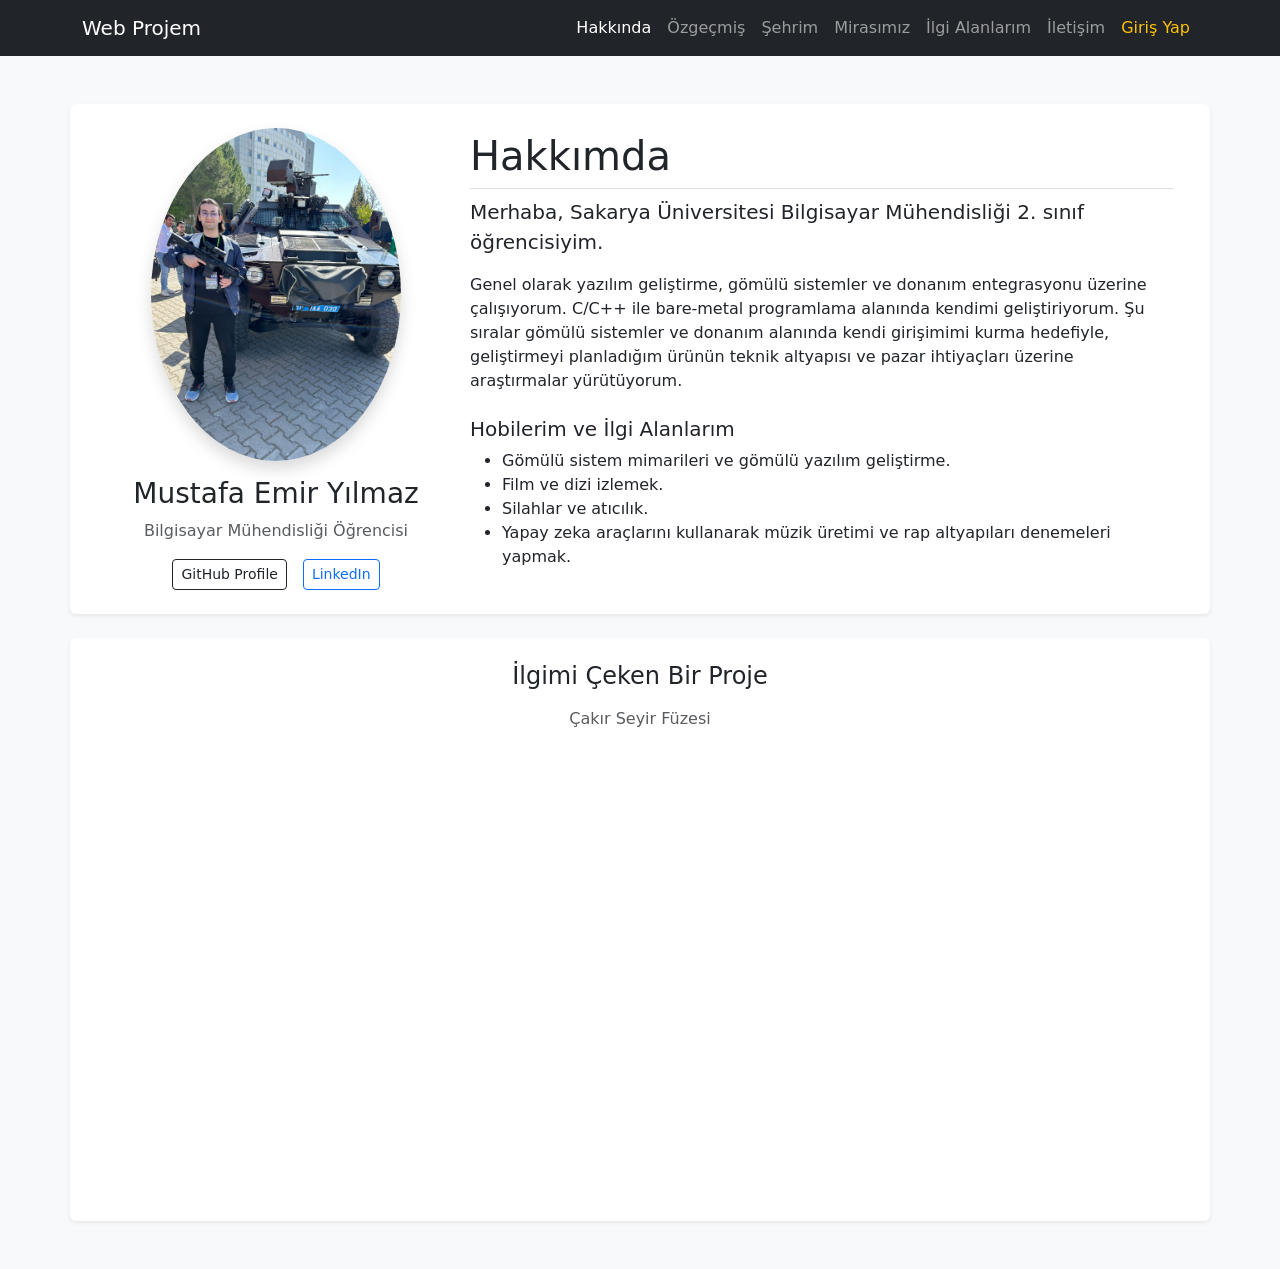
<file: index.html>
<!DOCTYPE html>
<html lang="tr">
<head>
    <meta charset="UTF-8">
    <meta name="viewport" content="width=device-width, initial-scale=1.0">
    <title>Ana Sayfa | Web Teknolojileri Projesi</title>
    <link href="https://cdn.jsdelivr.net/npm/bootstrap@5.3.3/dist/css/bootstrap.min.css" rel="stylesheet">
    <link rel="stylesheet" href="css/style.css">
</head>
<body class="bg-light">

    <nav class="navbar navbar-expand-lg navbar-dark bg-dark">
        <div class="container">
            <a class="navbar-brand" href="index.html">Web Projem</a>
            <button class="navbar-toggler" type="button" data-bs-toggle="collapse" data-bs-target="#navbarNav">
                <span class="navbar-toggler-icon"></span>
            </button>
            <div class="collapse navbar-collapse" id="navbarNav">
                <ul class="navbar-nav ms-auto">
                    <li class="nav-item"><a class="nav-link active" href="index.html">Hakkında</a></li>
                    <li class="nav-item"><a class="nav-link" href="cv.html">Özgeçmiş</a></li>
                    <li class="nav-item"><a class="nav-link" href="sehir.html">Şehrim</a></li>
                    <li class="nav-item"><a class="nav-link" href="miras.html">Mirasımız</a></li>
                    <li class="nav-item"><a class="nav-link" href="api.html">İlgi Alanlarım</a></li>
                    <li class="nav-item"><a class="nav-link" href="iletisim.html">İletişim</a></li>
                    <li class="nav-item"><a class="nav-link text-warning" href="login.html">Giriş Yap</a></li>
                </ul>
            </div>
        </div>
    </nav>

    <div class="container mt-5 mb-5">
        <div class="row align-items-center bg-white p-4 rounded shadow-sm">
            <div class="col-md-4 text-center mb-4 mb-md-0">
                <img src="images/profil.jpg" alt="Mustafa Profil" class="img-fluid rounded-circle shadow" style="max-width: 250px;">
                <h3 class="mt-3">Mustafa Emir Yılmaz</h3>
                <p class="text-muted">Bilgisayar Mühendisliği Öğrencisi</p>
                <div class="d-flex justify-content-center gap-3 mt-3">
                    <a href="https://github.com/MustafaEmirY" target="_blank" class="btn btn-outline-dark btn-sm">GitHub Profile</a>
                    <a href="https://www.linkedin.com/in/mustafa-emir-yılmaz-8128b7320" target="_blank" class="btn btn-outline-primary btn-sm">LinkedIn</a>
                </div>
            </div>

            <div class="col-md-8">
                <h1 class="border-bottom pb-2">Hakkımda</h1>
                <p class="lead">Merhaba, Sakarya Üniversitesi Bilgisayar Mühendisliği 2. sınıf öğrencisiyim.</p>
                <p>
                    Genel olarak yazılım geliştirme, gömülü sistemler ve donanım entegrasyonu üzerine çalışıyorum. 
                    C/C++ ile bare-metal programlama alanında kendimi geliştiriyorum. 
                    Şu sıralar gömülü sistemler ve donanım alanında kendi girişimimi kurma hedefiyle, geliştirmeyi planladığım ürünün teknik altyapısı ve pazar ihtiyaçları üzerine araştırmalar yürütüyorum.
                </p>
                
                <h5 class="mt-4">Hobilerim ve İlgi Alanlarım</h5>
                <ul>
                    <li>Gömülü sistem mimarileri ve gömülü yazılım geliştirme.</li>
                    <li>Film ve dizi izlemek.</li>
                    <li>Silahlar ve atıcılık.</li>
                    <li>Yapay zeka araçlarını kullanarak müzik üretimi ve rap altyapıları denemeleri yapmak.</li>
                </ul>
            </div>
        </div>

        <div class="row mt-4 bg-white p-4 rounded shadow-sm">
            <div class="col-12 text-center">
                <h4 class="mb-3">İlgimi Çeken Bir Proje</h4>
                <p class="text-muted">Çakır Seyir Füzesi</p>
                <div class="ratio ratio-16x9 w-75 mx-auto">
                    <iframe width="560" height="315" src="https://www.youtube.com/embed/G6CcaGkBBIs?si=OE3Ggxvp76onpA6F" title="YouTube video player" frameborder="0" allow="accelerometer; autoplay; clipboard-write; encrypted-media; gyroscope; picture-in-picture; web-share" referrerpolicy="strict-origin-when-cross-origin" allowfullscreen></iframe>
                </div>
            </div>
        </div>
    </div>

    <script src="https://cdn.jsdelivr.net/npm/bootstrap@5.3.3/dist/js/bootstrap.bundle.min.js"></script>
</body>
</html>
</file>
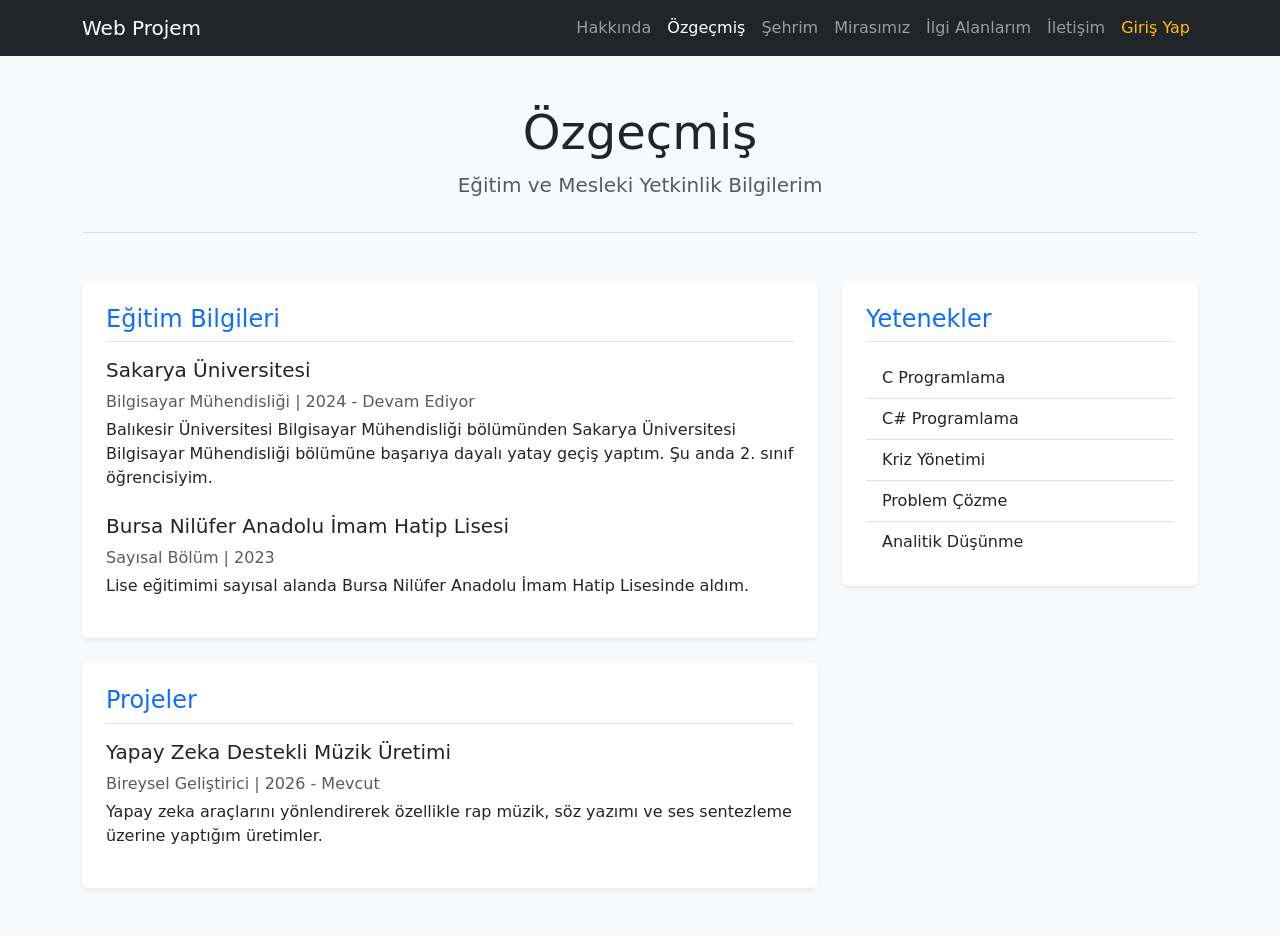
<file: cv.html>
<!DOCTYPE html>
<html lang="tr">
<head>
    <meta charset="UTF-8">
    <meta name="viewport" content="width=device-width, initial-scale=1.0">
    <title>Özgeçmiş | Web Teknolojileri Projesi</title>
    <link href="https://cdn.jsdelivr.net/npm/bootstrap@5.3.3/dist/css/bootstrap.min.css" rel="stylesheet">
    <link rel="stylesheet" href="css/style.css">
</head>
<body class="bg-light">

    <nav class="navbar navbar-expand-lg navbar-dark bg-dark">
        <div class="container">
            <a class="navbar-brand" href="index.html">Web Projem</a>
            <button class="navbar-toggler" type="button" data-bs-toggle="collapse" data-bs-target="#navbarNav">
                <span class="navbar-toggler-icon"></span>
            </button>
            <div class="collapse navbar-collapse" id="navbarNav">
                <ul class="navbar-nav ms-auto">
                    <li class="nav-item"><a class="nav-link" href="index.html">Hakkında</a></li>
                    <li class="nav-item"><a class="nav-link active" href="cv.html">Özgeçmiş</a></li>
                    <li class="nav-item"><a class="nav-link" href="sehir.html">Şehrim</a></li>
                    <li class="nav-item"><a class="nav-link" href="miras.html">Mirasımız</a></li>
                    <li class="nav-item"><a class="nav-link" href="api.html">İlgi Alanlarım</a></li>
                    <li class="nav-item"><a class="nav-link" href="iletisim.html">İletişim</a></li>
                    <li class="nav-item"><a class="nav-link text-warning" href="login.html">Giriş Yap</a></li>
                </ul>
            </div>
        </div>
    </nav>

    <main class="container mt-5 mb-5">
        
        <header class="text-center mb-5 border-bottom pb-3">
            <h1 class="display-5">Özgeçmiş</h1>
            <p class="lead text-muted">Eğitim ve Mesleki Yetkinlik Bilgilerim</p>
        </header>

        <div class="row">
            <div class="col-md-8">
                
                <section id="egitim" class="bg-white p-4 rounded shadow-sm mb-4">
                    <h2 class="h4 border-bottom pb-2 text-primary">Eğitim Bilgileri</h2>

                    <article class="mt-3">
                        <header>
                            <h5>Sakarya Üniversitesi</h5>
                            <p class="text-muted mb-1">Bilgisayar Mühendisliği | 2024 - Devam Ediyor</p>
                        </header>
                        <p>Balıkesir Üniversitesi Bilgisayar Mühendisliği bölümünden Sakarya Üniversitesi Bilgisayar Mühendisliği bölümüne başarıya dayalı yatay geçiş yaptım. Şu anda 2. sınıf öğrencisiyim. </p>
                    </article>

                    <article class="mt-4">
                        <header>
                            <h5>Bursa Nilüfer Anadolu İmam Hatip Lisesi</h5>
                            <p class="text-muted mb-1">Sayısal Bölüm | 2023</p>
                        </header>
                        <p>Lise eğitimimi sayısal alanda Bursa Nilüfer Anadolu İmam Hatip Lisesinde aldım.</p>
                    </article>
                </section>

                <section id="deneyim" class="bg-white p-4 rounded shadow-sm">
                    <h2 class="h4 border-bottom pb-2 text-primary">Projeler</h2>
                    
                    <article class="mt-3">
                        <header>
                            <h5>Yapay Zeka Destekli Müzik Üretimi</h5>
                            <p class="text-muted mb-1">Bireysel Geliştirici | 2026 - Mevcut</p>
                        </header>
                        <p>Yapay zeka araçlarını yönlendirerek özellikle rap müzik, söz yazımı ve ses sentezleme üzerine yaptığım üretimler.</p>
                    </article>
                </section>
            </div>

            <aside class="col-md-4">
                <section id="yetenekler" class="bg-white p-4 rounded shadow-sm">
                    <h2 class="h4 border-bottom pb-2 text-primary">Yetenekler</h2>
                    <ul class="list-group list-group-flush mt-3">
                        <li class="list-group-item">C Programlama</li>
                        <li class="list-group-item">C# Programlama</li>
                        <li class="list-group-item">Kriz Yönetimi</li>
                        <li class="list-group-item">Problem Çözme</li>
                        <li class="list-group-item">Analitik Düşünme</li>
                    </ul>
                </section>
            </aside>
        </div>

    </main>

    <script src="https://cdn.jsdelivr.net/npm/bootstrap@5.3.3/dist/js/bootstrap.bundle.min.js"></script>
</body>
</html>
</file>
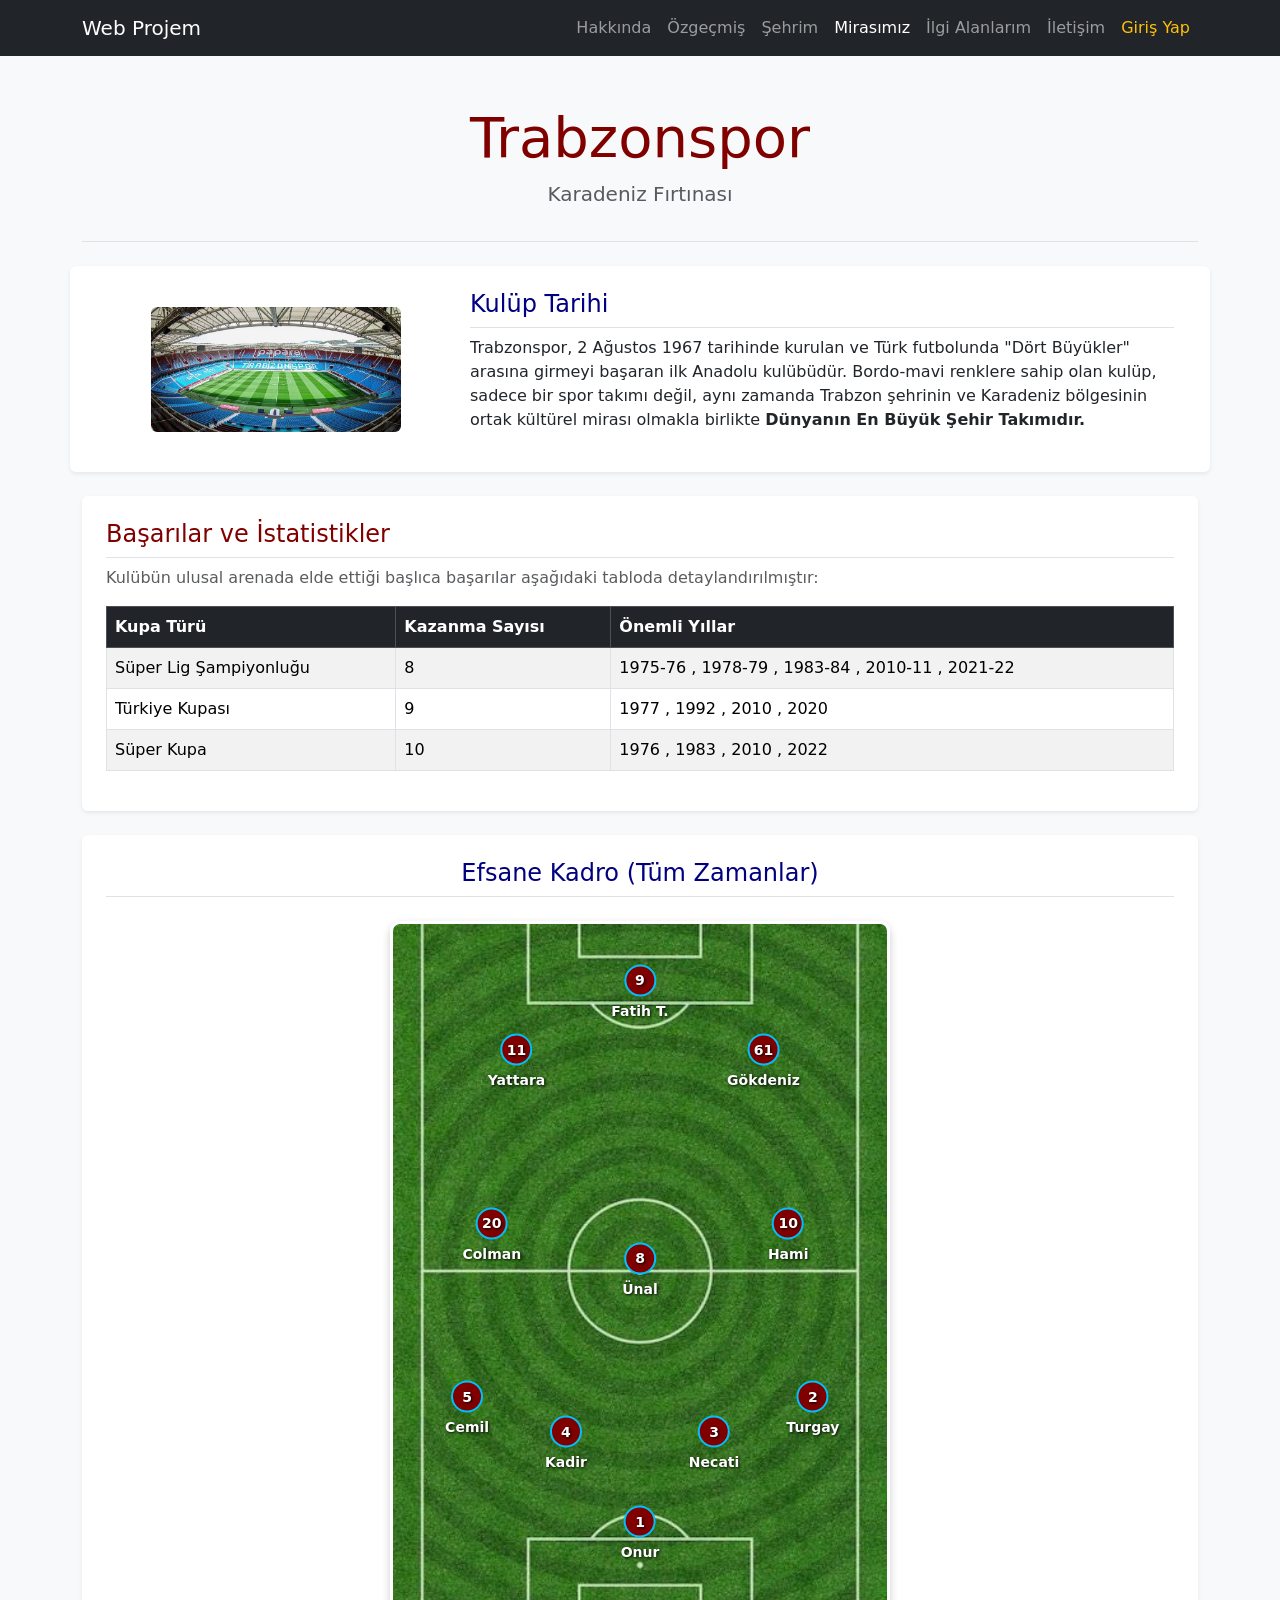
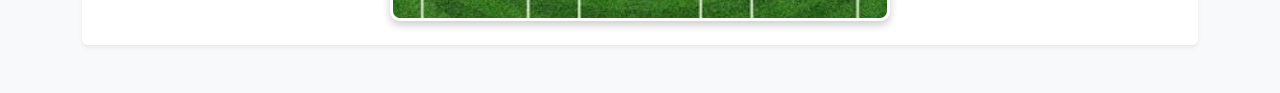
<file: miras.html>
<!DOCTYPE html>
<html lang="tr">
<head>
    <meta charset="UTF-8">
    <meta name="viewport" content="width=device-width, initial-scale=1.0">
    <title>Takımımız - Trabzonspor | Web Teknolojileri Projesi</title>
    <link href="https://cdn.jsdelivr.net/npm/bootstrap@5.3.3/dist/css/bootstrap.min.css" rel="stylesheet">
    <link rel="stylesheet" href="css/style.css">
</head>
<body class="bg-light">

    <nav class="navbar navbar-expand-lg navbar-dark bg-dark">
        <div class="container">
            <a class="navbar-brand" href="index.html">Web Projem</a>
            <button class="navbar-toggler" type="button" data-bs-toggle="collapse" data-bs-target="#navbarNav">
                <span class="navbar-toggler-icon"></span>
            </button>
            <div class="collapse navbar-collapse" id="navbarNav">
                <ul class="navbar-nav ms-auto">
                    <li class="nav-item"><a class="nav-link" href="index.html">Hakkında</a></li>
                    <li class="nav-item"><a class="nav-link" href="cv.html">Özgeçmiş</a></li>
                    <li class="nav-item"><a class="nav-link" href="sehir.html">Şehrim</a></li>
                    <li class="nav-item"><a class="nav-link active" href="miras.html">Mirasımız</a></li>
                    <li class="nav-item"><a class="nav-link" href="api.html">İlgi Alanlarım</a></li>
                    <li class="nav-item"><a class="nav-link" href="iletisim.html">İletişim</a></li>
                    <li class="nav-item"><a class="nav-link text-warning" href="login.html">Giriş Yap</a></li>
                </ul>
            </div>
        </div>
    </nav>

    <div class="container mt-5 mb-5">
        
        <div class="text-center border-bottom pb-3 mb-4">
            <h1 class="display-4" style="color: #800000;">Trabzonspor</h1>
            <p class="lead text-muted">Karadeniz Fırtınası</p>
        </div>

        <div class="row align-items-center bg-white p-4 rounded shadow-sm mb-4">
            <div class="col-md-4 text-center mb-4 mb-md-0">
                <img src="images/ts-logo.jpg" alt="Trabzonspor Logosu" class="img-fluid rounded" style="max-width: 250px;">
            </div>
            <div class="col-md-8">
                <h2 class="h4 border-bottom pb-2" style="color: #000080;">Kulüp Tarihi</h2>
                <p>
                    Trabzonspor, 2 Ağustos 1967 tarihinde kurulan ve Türk futbolunda "Dört Büyükler" arasına girmeyi başaran ilk Anadolu kulübüdür. 
                    Bordo-mavi renklere sahip olan kulüp, sadece bir spor takımı değil, aynı zamanda Trabzon şehrinin ve Karadeniz bölgesinin ortak kültürel mirası
                    olmakla birlikte <strong>Dünyanın En Büyük Şehir Takımıdır.</strong>
                </p>
            </div>
        </div>

        <div class="row">
            <div class="col-md-12">
                <div class="bg-white p-4 rounded shadow-sm">
                    <h2 class="h4 border-bottom pb-2" style="color: #800000;">Başarılar ve İstatistikler</h2>
                    <p class="text-muted">Kulübün ulusal arenada elde ettiği başlıca başarılar aşağıdaki tabloda detaylandırılmıştır:</p>
                    
                    <div class="table-responsive mt-3">
                        <table class="table table-bordered table-striped table-hover">
                            <thead class="table-dark">
                                <tr>
                                    <th>Kupa Türü</th>
                                    <th>Kazanma Sayısı</th>
                                    <th>Önemli Yıllar </th>
                                </tr>
                            </thead>
                            <tbody>
                                <tr>
                                    <td>Süper Lig Şampiyonluğu</td>
                                    <td>8</td>
                                    <td>1975-76 , 1978-79 , 1983-84 , 2010-11 , 2021-22</td>
                                </tr>
                                <tr>
                                    <td>Türkiye Kupası</td>
                                    <td>9</td>
                                    <td>1977 , 1992 , 2010 , 2020</td>
                                </tr>
                                <tr>
                                    <td>Süper Kupa</td>
                                    <td>10</td>
                                    <td>1976 , 1983 , 2010 , 2022</td>
                                </tr>
                            </tbody>
                        </table>
                    </div>
                </div>
            </div>
        </div>

        <div class="row mt-4">
            <div class="col-md-12">
                <div class="bg-white p-4 rounded shadow-sm text-center">
                    <h2 class="h4 border-bottom pb-2 mb-4" style="color: #000080;">Efsane Kadro (Tüm Zamanlar)</h2>
                    
                    <div class="pitch-container">
                        <div class="player gk">
                            <div class="number">1</div>
                            <div class="name">Onur</div>
                        </div>
                        
                        <div class="player lb">
                            <div class="number">5</div>
                            <div class="name">Cemil</div>
                        </div>
                        <div class="player cb1">
                            <div class="number">4</div>
                            <div class="name">Kadir</div>
                        </div>
                        <div class="player cb2">
                            <div class="number">3</div>
                            <div class="name">Necati</div> </div>
                        <div class="player rb">
                            <div class="number">2</div>
                            <div class="name">Turgay</div>
                        </div>

                        <div class="player lm">
                            <div class="number">20</div>
                            <div class="name">Colman</div>
                        </div>
                        <div class="player cm">
                            <div class="number">8</div>
                            <div class="name">Ünal</div>
                        </div>
                        <div class="player rm">
                            <div class="number">10</div>
                            <div class="name">Hami</div>
                        </div>

                        <div class="player lw">
                            <div class="number">11</div>
                            <div class="name">Yattara</div>
                        </div>
                        <div class="player rw">
                            <div class="number">61</div>
                            <div class="name">Gökdeniz</div>
                        </div>
                        <div class="player st">
                            <div class="number">9</div>
                            <div class="name">Fatih T.</div>
                        </div>
                    </div>
                    
                </div>
            </div>
        </div>

    </div>

    <script src="https://cdn.jsdelivr.net/npm/bootstrap@5.3.3/dist/js/bootstrap.bundle.min.js"></script>
</body>
</html>
</file>
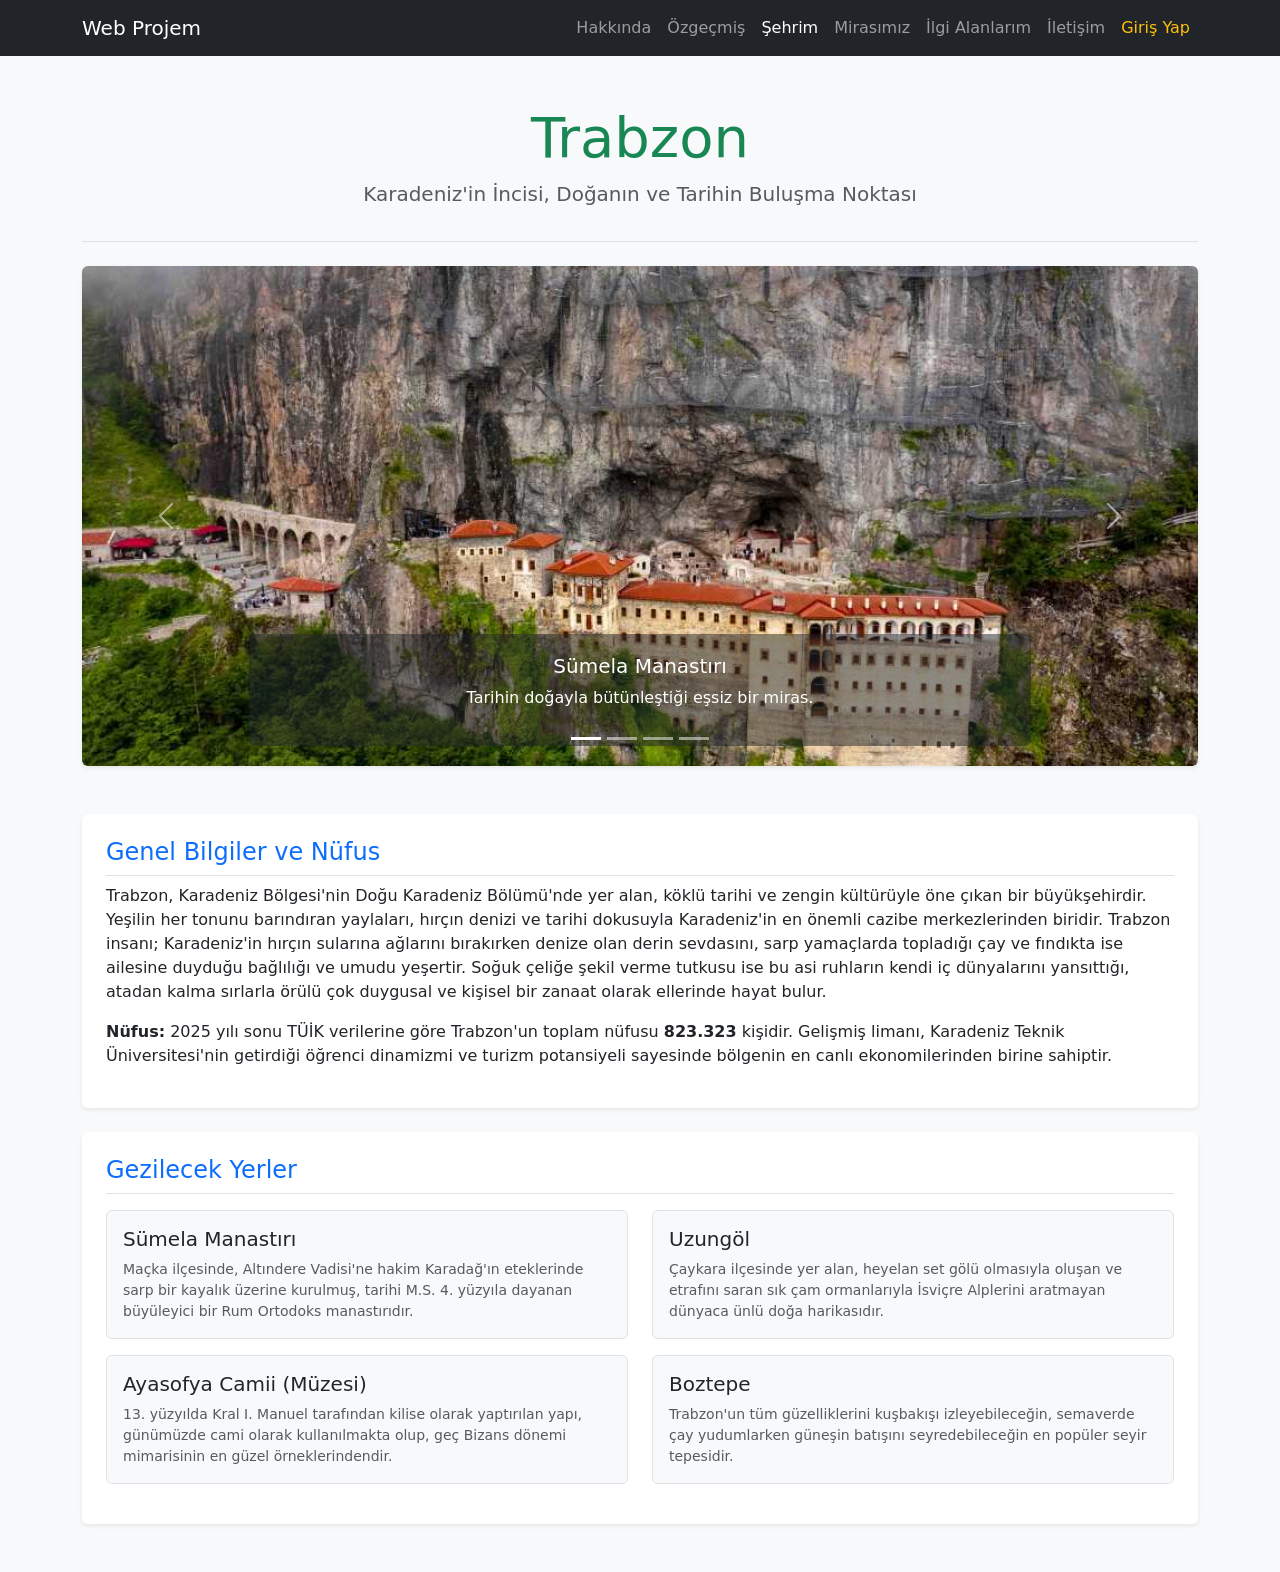
<file: sehir.html>
<!DOCTYPE html>
<html lang="tr">
<head>
    <meta charset="UTF-8">
    <meta name="viewport" content="width=device-width, initial-scale=1.0">
    <title>Şehrim - Trabzon | Web Teknolojileri Projesi</title>
    <link href="https://cdn.jsdelivr.net/npm/bootstrap@5.3.3/dist/css/bootstrap.min.css" rel="stylesheet">
    <link rel="stylesheet" href="css/style.css">
</head>
<body class="bg-light">

    <nav class="navbar navbar-expand-lg navbar-dark bg-dark">
        <div class="container">
            <a class="navbar-brand" href="index.html">Web Projem</a>
            <button class="navbar-toggler" type="button" data-bs-toggle="collapse" data-bs-target="#navbarNav">
                <span class="navbar-toggler-icon"></span>
            </button>
            <div class="collapse navbar-collapse" id="navbarNav">
                <ul class="navbar-nav ms-auto">
                    <li class="nav-item"><a class="nav-link" href="index.html">Hakkında</a></li>
                    <li class="nav-item"><a class="nav-link" href="cv.html">Özgeçmiş</a></li>
                    <li class="nav-item"><a class="nav-link active" href="sehir.html">Şehrim</a></li>
                    <li class="nav-item"><a class="nav-link" href="miras.html">Mirasımız</a></li>
                    <li class="nav-item"><a class="nav-link" href="api.html">İlgi Alanlarım</a></li>
                    <li class="nav-item"><a class="nav-link" href="iletisim.html">İletişim</a></li>
                    <li class="nav-item"><a class="nav-link text-warning" href="login.html">Giriş Yap</a></li>
                </ul>
            </div>
        </div>
    </nav>

    <div class="container mt-5 mb-5">
        
        <div class="text-center border-bottom pb-3 mb-4">
            <h1 class="display-4 text-success">Trabzon</h1>
            <p class="lead text-muted">Karadeniz'in İncisi, Doğanın ve Tarihin Buluşma Noktası</p>
        </div>

        <div class="row mb-5">
            <div class="col-12">
                <div id="trabzonSlider" class="carousel slide shadow-sm rounded overflow-hidden" data-bs-ride="carousel">
                    <div class="carousel-indicators">
                        <button type="button" data-bs-target="#trabzonSlider" data-bs-slide-to="0" class="active" aria-current="true" aria-label="Slide 1"></button>
                        <button type="button" data-bs-target="#trabzonSlider" data-bs-slide-to="1" aria-label="Slide 2"></button>
                        <button type="button" data-bs-target="#trabzonSlider" data-bs-slide-to="2" aria-label="Slide 3"></button>
                        <button type="button" data-bs-target="#trabzonSlider" data-bs-slide-to="3" aria-label="Slide 4"></button>
                    </div>
                    <div class="carousel-inner">
                        <div class="carousel-item active">
                            <img src="images/trabzon1.jpg" class="d-block w-100 slider-gorsel" alt="Trabzon Manzara 1">
                            <div class="carousel-caption d-none d-md-block bg-dark bg-opacity-50 rounded">
                                <h5>Sümela Manastırı</h5>
                                <p>Tarihin doğayla bütünleştiği eşsiz bir miras.</p>
                            </div>
                        </div>
                        <div class="carousel-item">
                            <img src="images/trabzon2.jpg" class="d-block w-100 slider-gorsel" alt="Trabzon Manzara 2">
                            <div class="carousel-caption d-none d-md-block bg-dark bg-opacity-50 rounded">
                                <h5>Uzungöl</h5>
                                <p>Yeşilin her tonunu barındıran dünyaca ünlü doğa harikası.</p>
                            </div>
                        </div>
                        <div class="carousel-item">
                            <img src="images/trabzon3.jpg" class="d-block w-100 slider-gorsel" alt="Trabzon Manzara 3">
                            <div class="carousel-caption d-none d-md-block bg-dark bg-opacity-50 rounded">
                                <h5>Ayasofya Camii</h5>
                                <p>Geçmişten günümüze uzanan tarihi bir doku.</p>
                            </div>
                        </div>
                        <div class="carousel-item">
                            <img src="images/trabzon4.jpg" class="d-block w-100 slider-gorsel" alt="Trabzon Manzara 4">
                            <div class="carousel-caption d-none d-md-block bg-dark bg-opacity-50 rounded">
                                <h5>Boztepe</h5>
                                <p>Şehri kuşbakışı izleyebileceğiniz en güzel seyir noktası.</p>
                            </div>
                        </div>
                    </div>
                    <button class="carousel-control-prev" type="button" data-bs-target="#trabzonSlider" data-bs-slide="prev">
                        <span class="carousel-control-prev-icon" aria-hidden="true"></span>
                        <span class="visually-hidden">Önceki</span>
                    </button>
                    <button class="carousel-control-next" type="button" data-bs-target="#trabzonSlider" data-bs-slide="next">
                        <span class="carousel-control-next-icon" aria-hidden="true"></span>
                        <span class="visually-hidden">Sonraki</span>
                    </button>
                </div>
            </div>
        </div>

        <div class="row mb-4">
            <div class="col-md-12">
                <div class="bg-white p-4 rounded shadow-sm">
                    <h2 class="h4 text-primary border-bottom pb-2">Genel Bilgiler ve Nüfus</h2>
                    <p>
                        Trabzon, Karadeniz Bölgesi'nin Doğu Karadeniz Bölümü'nde yer alan, köklü tarihi ve zengin kültürüyle öne çıkan bir büyükşehirdir. 
                        Yeşilin her tonunu barındıran yaylaları, hırçın denizi ve tarihi dokusuyla Karadeniz'in en önemli cazibe merkezlerinden biridir.
                        Trabzon insanı; Karadeniz'in hırçın sularına ağlarını bırakırken denize olan derin sevdasını, sarp yamaçlarda topladığı çay ve fındıkta ise ailesine duyduğu bağlılığı ve umudu yeşertir.
                        Soğuk çeliğe şekil verme tutkusu ise bu asi ruhların kendi iç dünyalarını yansıttığı, atadan kalma sırlarla örülü çok duygusal ve kişisel bir zanaat olarak ellerinde hayat bulur.
                    </p>
                    <p>
                        <strong>Nüfus:</strong>  2025 yılı sonu TÜİK verilerine göre Trabzon'un toplam nüfusu <strong>823.323</strong> kişidir. 
                        Gelişmiş limanı, Karadeniz Teknik Üniversitesi'nin getirdiği öğrenci dinamizmi ve turizm potansiyeli sayesinde bölgenin en canlı ekonomilerinden birine sahiptir.
                    </p>
                </div>
            </div>
        </div>

        <div class="row">
            <div class="col-md-12">
                <div class="bg-white p-4 rounded shadow-sm">
                    <h2 class="h4 text-primary border-bottom pb-2">Gezilecek Yerler</h2>
                    <div class="row mt-3">
                        <div class="col-md-6 mb-3">
                            <div class="p-3 border rounded h-100 bg-light">
                                <h5>Sümela Manastırı</h5>
                                <p class="small text-muted mb-0">Maçka ilçesinde, Altındere Vadisi'ne hakim Karadağ'ın eteklerinde sarp bir kayalık üzerine kurulmuş, tarihi M.S. 4. yüzyıla dayanan büyüleyici bir Rum Ortodoks manastırıdır.</p>
                            </div>
                        </div>
                        <div class="col-md-6 mb-3">
                            <div class="p-3 border rounded h-100 bg-light">
                                <h5>Uzungöl</h5>
                                <p class="small text-muted mb-0">Çaykara ilçesinde yer alan, heyelan set gölü olmasıyla oluşan ve etrafını saran sık çam ormanlarıyla İsviçre Alplerini aratmayan dünyaca ünlü doğa harikasıdır.</p>
                            </div>
                        </div>
                        <div class="col-md-6 mb-3">
                            <div class="p-3 border rounded h-100 bg-light">
                                <h5>Ayasofya Camii (Müzesi)</h5>
                                <p class="small text-muted mb-0">13. yüzyılda Kral I. Manuel tarafından kilise olarak yaptırılan yapı, günümüzde cami olarak kullanılmakta olup, geç Bizans dönemi mimarisinin en güzel örneklerindendir.</p>
                            </div>
                        </div>
                        <div class="col-md-6 mb-3">
                            <div class="p-3 border rounded h-100 bg-light">
                                <h5>Boztepe</h5>
                                <p class="small text-muted mb-0">Trabzon'un tüm güzelliklerini kuşbakışı izleyebileceğin, semaverde çay yudumlarken güneşin batışını seyredebileceğin en popüler seyir tepesidir.</p>
                            </div>
                        </div>
                    </div>
                </div>
            </div>
        </div>

    </div>

    <script src="https://cdn.jsdelivr.net/npm/bootstrap@5.3.3/dist/js/bootstrap.bundle.min.js"></script>
</body>
</html>
</file>
<file: css/style.css>
.slider-gorsel {
    height: 500px;
    object-fit: cover;
}

/* Efsane Kadro Saha Tasarımı */
.pitch-container {
    position: relative;
    width: 100%;
    max-width: 500px; 
    height: 700px;
    background-image: url('../images/saha.jpg');
    background-size: cover;
    background-position: center;
    border: 3px solid #fff;
    border-radius: 10px;
    margin: 0 auto; 
    box-shadow: 0 4px 8px rgba(0,0,0,0.2);
}

.player {
    position: absolute;
    text-align: center;
    color: white;
    font-weight: bold;
    font-size: 14px;
    text-shadow: 1px 1px 3px black; 
    transform: translate(-50%, -50%); 
}

.player .number {
    display: flex;
    justify-content: center;
    align-items: center;
    width: 32px;
    height: 32px;
    background-color: #800000;
    color: #fff;
    border: 2px solid #00BFFF;
    border-radius: 50%;
    margin: 0 auto 4px auto;
    font-size: 14px;
}

.gk { top: 88%; left: 50%; }
.lb { top: 70%; left: 15%; }
.cb1 { top: 75%; left: 35%; }
.cb2 { top: 75%; left: 65%; }
.rb { top: 70%; left: 85%; }
.lm { top: 45%; left: 20%; }
.cm { top: 50%; left: 50%; }
.rm { top: 45%; left: 80%; }
.lw { top: 20%; left: 25%; }
.rw { top: 20%; left: 75%; }
.st { top: 10%; left: 50%; }
</file>
